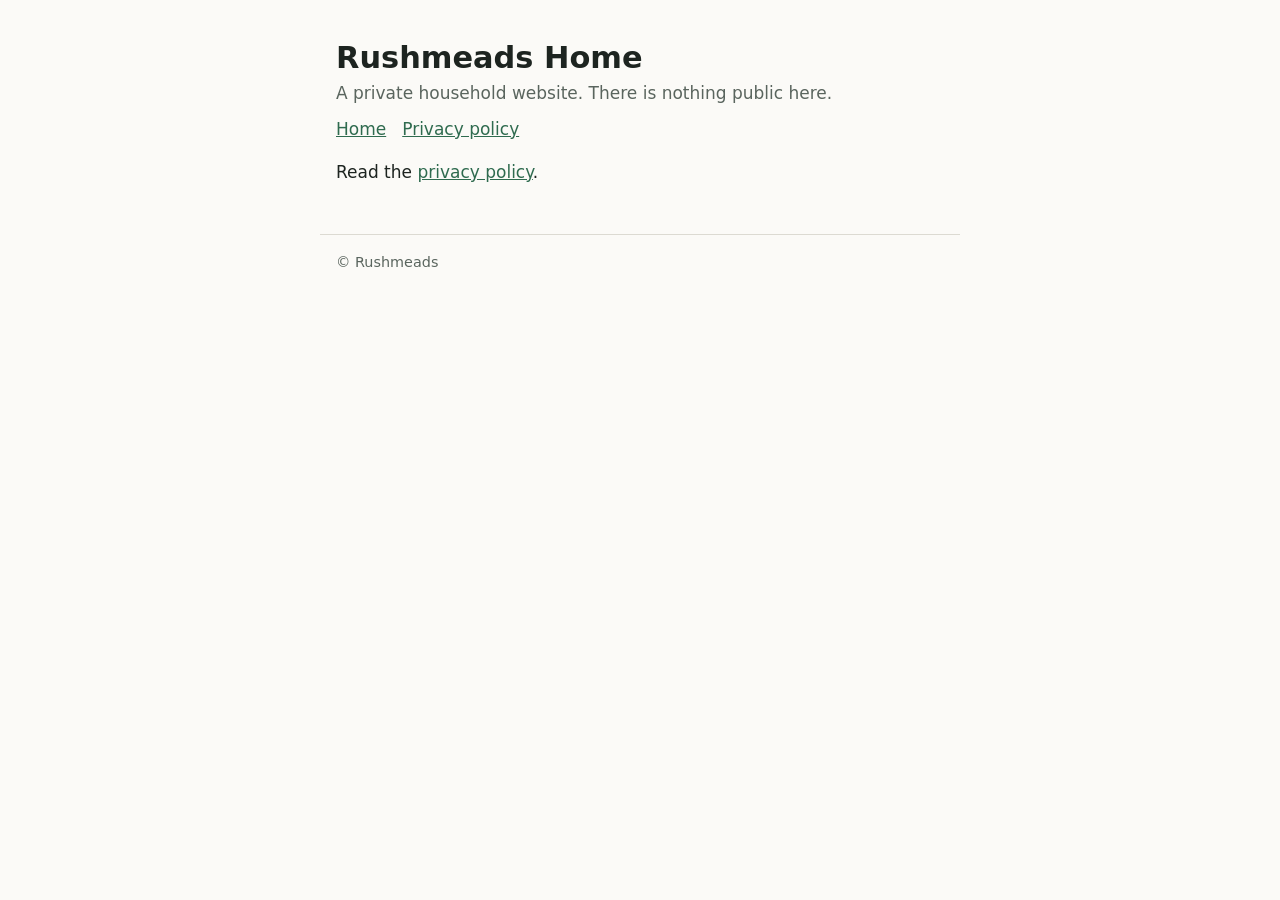
<file: index.html>
<!doctype html>
<html lang="en-GB">
<head>
  <meta charset="utf-8">
  <meta name="viewport" content="width=device-width, initial-scale=1">
  <title>Rushmeads Home</title>
  <meta name="description" content="Rushmeads Home. A private household website.">
  <link rel="stylesheet" href="style.css">
</head>
<body>
  <header>
    <h1>Rushmeads Home</h1>
    <p class="lede">A private household website. There is nothing public here.</p>
    <nav><a href="/">Home</a><a href="privacy.html">Privacy policy</a></nav>
  </header>
  <main>
    <p>Read the <a href="privacy.html">privacy policy</a>.</p>
  </main>
  <footer>&copy; Rushmeads</footer>
</body>
</html>
</file>
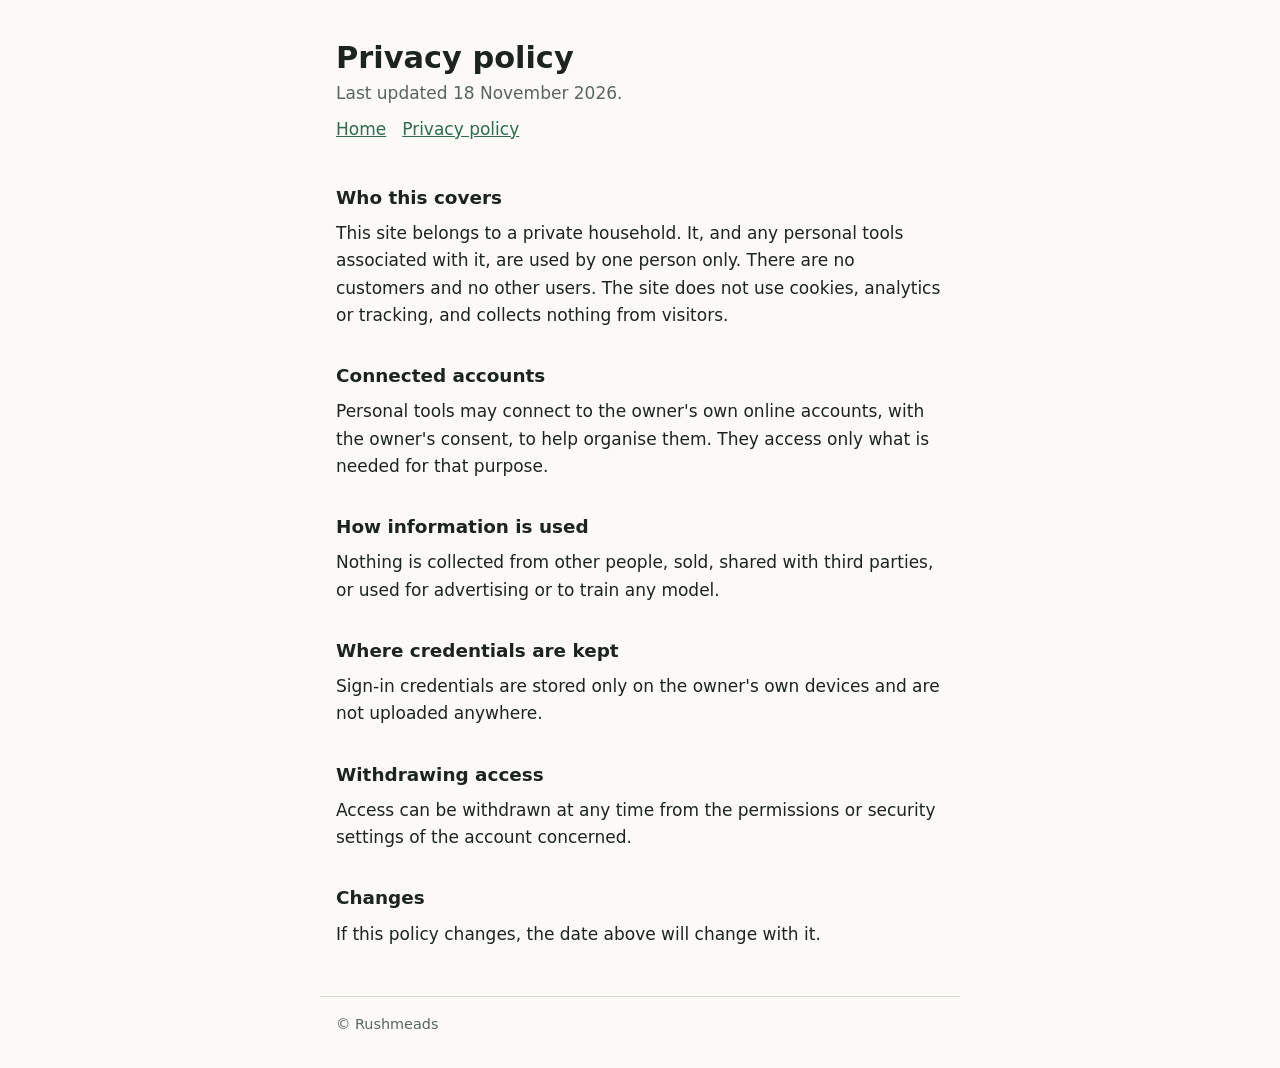
<file: privacy.html>
<!doctype html>
<html lang="en-GB">
<head>
  <meta charset="utf-8">
  <meta name="viewport" content="width=device-width, initial-scale=1">
  <title>Privacy policy | Rushmeads Home</title>
  <meta name="description" content="Privacy policy for Rushmeads Home, a private household website.">
  <link rel="stylesheet" href="style.css">
</head>
<body>
  <header>
    <h1>Privacy policy</h1>
    <p class="lede">Last updated 18 November 2026.</p>
    <nav><a href="/">Home</a><a href="privacy.html">Privacy policy</a></nav>
  </header>
  <main>
    <h2>Who this covers</h2>
    <p>This site belongs to a private household. It, and any personal tools associated with it, are used by one person only. There are no customers and no other users. The site does not use cookies, analytics or tracking, and collects nothing from visitors.</p>

    <h2>Connected accounts</h2>
    <p>Personal tools may connect to the owner's own online accounts, with the owner's consent, to help organise them. They access only what is needed for that purpose.</p>

    <h2>How information is used</h2>
    <p>Nothing is collected from other people, sold, shared with third parties, or used for advertising or to train any model.</p>

    <h2>Where credentials are kept</h2>
    <p>Sign-in credentials are stored only on the owner's own devices and are not uploaded anywhere.</p>

    <h2>Withdrawing access</h2>
    <p>Access can be withdrawn at any time from the permissions or security settings of the account concerned.</p>

    <h2>Changes</h2>
    <p>If this policy changes, the date above will change with it.</p>
  </main>
  <footer>&copy; Rushmeads</footer>
</body>
</html>
</file>
<file: style.css>
:root { --bg:#fbfaf7; --fg:#1d2420; --muted:#5a655e; --accent:#2f6b4f; --rule:#dcdad2; }
@media (prefers-color-scheme: dark) { :root { --bg:#141a17; --fg:#e8ebe6; --muted:#9aa59e; --accent:#7fc9a3; --rule:#2a332e; } }
* { box-sizing: border-box; }
body { margin:0; background:var(--bg); color:var(--fg); font:17px/1.6 system-ui, -apple-system, "Segoe UI", sans-serif; }
main, header, footer { max-width: 40rem; margin: 0 auto; padding: 0 1rem; }
header { padding-top: 2.5rem; padding-bottom: .5rem; }
h1 { font-size: 1.9rem; line-height: 1.2; margin: 0 0 .25rem; }
h2 { font-size: 1.15rem; margin: 2rem 0 .4rem; }
p, li { margin: .5rem 0; }
.lede { color: var(--muted); margin-top: 0; }
a { color: var(--accent); }
nav a { margin-right: 1rem; }
footer { border-top: 1px solid var(--rule); margin-top: 3rem; padding-top: 1rem; padding-bottom: 2rem; color: var(--muted); font-size: .9rem; }
</file>
